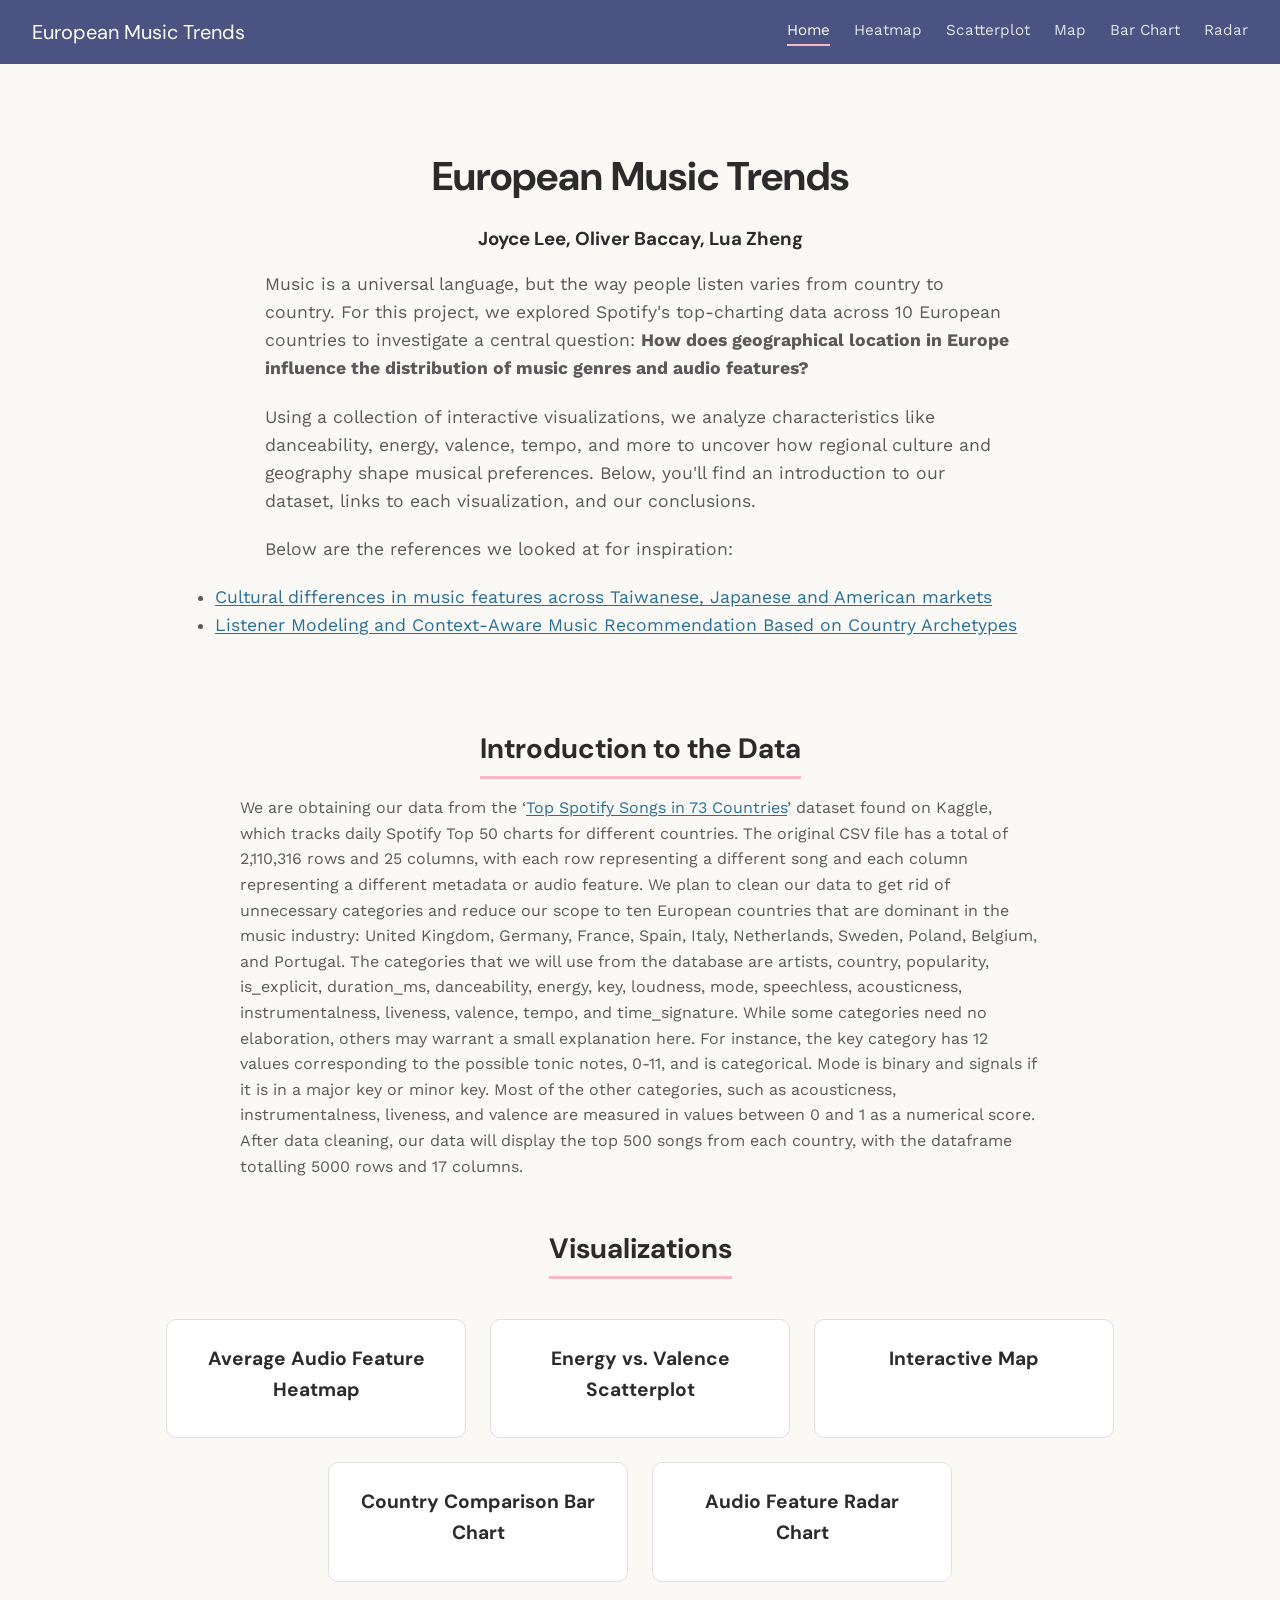
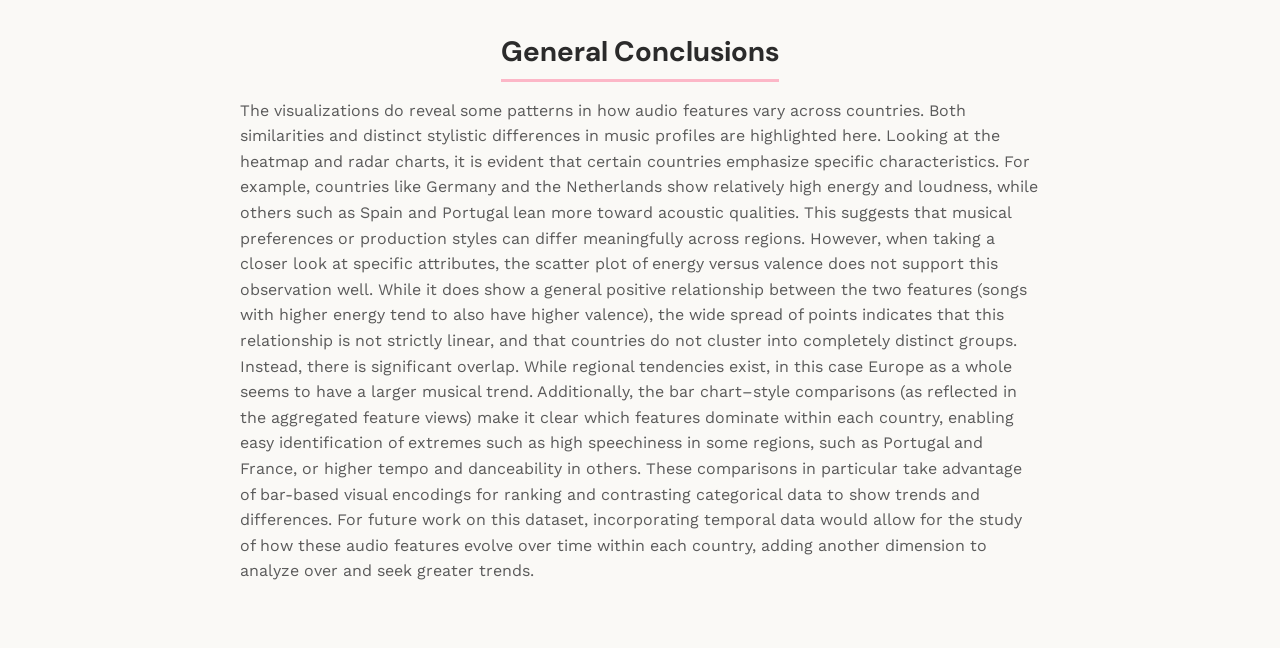
<file: index.html>
<!DOCTYPE html>
<html lang="en">
<head>
  <meta charset="UTF-8">
  <meta name="viewport" content="width=device-width, initial-scale=1.0">
  <title>European Music Trends - DS4200</title>
  <link rel="preconnect" href="https://fonts.googleapis.com">
  <link rel="preconnect" href="https://fonts.gstatic.com" crossorigin>
  <link href="https://fonts.googleapis.com/css2?family=DM+Sans:ital,opsz,wght@0,9..40,100..1000;1,9..40,100..1000&display=swap" rel="stylesheet">
  <link href="https://fonts.googleapis.com/css2?family=DM+Serif+Display&family=Work+Sans:wght@400;500;600&display=swap" rel="stylesheet">
  <link rel="stylesheet" href="styles.css">
</head>
<body>

  <header class="navbar">
    <div class="logo">European Music Trends</div>
    <nav>
      <a href="index.html" class="active">Home</a>
      <a href="heatmap/heatmap.html">Heatmap</a>
      <a href="scatterplot/scatterplot.html">Scatterplot</a>
      <a href="map/map.html">Map</a>
      <a href="barchart/barchart.html">Bar Chart</a>
      <a href="radar/radar.html">Radar</a>
    </nav>
  </header>

  <section class="hero">
    <div class ="container">
      <h1>European Music Trends</h1>
      <h3>Joyce Lee, Oliver Baccay, Lua Zheng</h3>
    </div>
    <p>
      Music is a universal language, but the way people listen varies from country to country.
      For this project, we explored Spotify's top-charting data across 10 European countries
      to investigate a central question: <strong>How does geographical location in Europe
      influence the distribution of music genres and audio features?</strong>
    </p>
    <p>
      Using a collection of interactive visualizations, we analyze characteristics like
      danceability, energy, valence, tempo, and more to uncover how regional culture
      and geography shape musical preferences. Below, you'll find an introduction to our
      dataset, links to each visualization, and our conclusions.
    </p>
    <p>Below are the references we looked at for inspiration:</p>
    <ul>
      <li><a href="https://peerj.com/articles/cs-642.pdf" target="_blank" class="inline-link">Cultural differences in music features across Taiwanese, Japanese and American markets</a></li>
      <li><a href="https://www.frontiersin.org/journals/artificial-intelligence/articles/10.3389/frai.2020.508725/full" target="_blank" class="inline-link">Listener Modeling and Context-Aware Music Recommendation Based on Country Archetypes</a></li>
    </ul>
  </section>

  <div class="container">

    <section class="section">
      <h2>Introduction to the Data</h2>
      <p>
        We are obtaining our data from the ‘<a href="https://www.kaggle.com/datasets/asaniczka/top-spotify-songs-in-73-countries-daily-updated/data" target="_blank" class="inline-link">Top Spotify Songs in 73 Countries</a>’ dataset found on Kaggle, which tracks daily Spotify Top 50 charts for different countries. The original CSV file has a total of 2,110,316 rows and 25 columns, with each row representing a different song and each column representing a different metadata or audio feature. We plan to clean our data to get rid of unnecessary categories and reduce our scope to ten European countries that are dominant in the music industry: United Kingdom, Germany, France, Spain, Italy, Netherlands, Sweden, Poland, Belgium, and Portugal. The categories that we will use from the database are artists, country, popularity, is_explicit, duration_ms, danceability, energy, key, loudness, mode, speechless, acousticness, instrumentalness, liveness, valence, tempo, and time_signature. While some categories need no elaboration, others may warrant a small explanation here. For instance, the key category has 12 values corresponding to the possible tonic notes, 0-11, and is categorical. Mode is binary and signals if it is in a major key or minor key. Most of the other categories, such as acousticness, instrumentalness, liveness, and valence are measured in values between 0 and 1 as a numerical score. After data cleaning, our data will display the top 500 songs from each country, with the dataframe totalling 5000 rows and 17 columns.
    
      </p>
    </section>


    <section class="section">
      <h2>Visualizations</h2>
      <div class="visualization-grid">

        <a href="heatmap/heatmap.html" class="visualization-card">
          <h3>Average Audio Feature Heatmap</h3>
        </a>

        <a href="scatterplot/scatterplot.html" class="visualization-card">
          <h3>Energy vs. Valence Scatterplot</h3>
        </a>

        <a href="map/map.html" class="visualization-card">
          <h3>Interactive Map</h3>
        </a>

        <a href="barchart/barchart.html" class="visualization-card">
          <h3>Country Comparison Bar Chart</h3>
        </a>

        <a href="radar/radar.html" class="visualization-card">
          <h3>Audio Feature Radar Chart</h3>
          
        </a>

      </div>
    </section>

    <section class="section">
      <h2>General Conclusions</h2>
      <p>
        <!-- TODO: Add 2-3 key findings tied to the research question once visualizations are complete. -->
          The visualizations do reveal some patterns in how audio features vary across countries. Both similarities and distinct stylistic differences in music profiles are highlighted here. Looking at the heatmap and radar charts, it is evident that certain countries emphasize specific characteristics. For example, countries like Germany and the Netherlands show relatively high energy and loudness, while others such as Spain and Portugal lean more toward acoustic qualities. This suggests that musical preferences or production styles can differ meaningfully across regions. 

          However, when taking a closer look at specific attributes, the scatter plot of energy versus valence does not support this observation well. While it does show a general positive relationship between the two features (songs with higher energy tend to also have higher valence), the wide spread of points indicates that this relationship is not strictly linear, and that countries do not cluster into completely distinct groups. Instead, there is significant overlap. While regional tendencies exist, in this case Europe as a whole seems to have a larger musical trend. 

          Additionally, the bar chart–style comparisons (as reflected in the aggregated feature views) make it clear which features dominate within each country, enabling easy identification of extremes such as high speechiness in some regions, such as Portugal and France, or higher tempo and danceability in others. These comparisons in particular take advantage of bar-based visual encodings for ranking and contrasting categorical data to show trends and differences. 

          For future work on this dataset, incorporating temporal data would allow for the study of how these audio features evolve over time within each country, adding another dimension to analyze over and seek greater trends.
      </p>
    </section>

  </div>



</body>
</html>
</file>
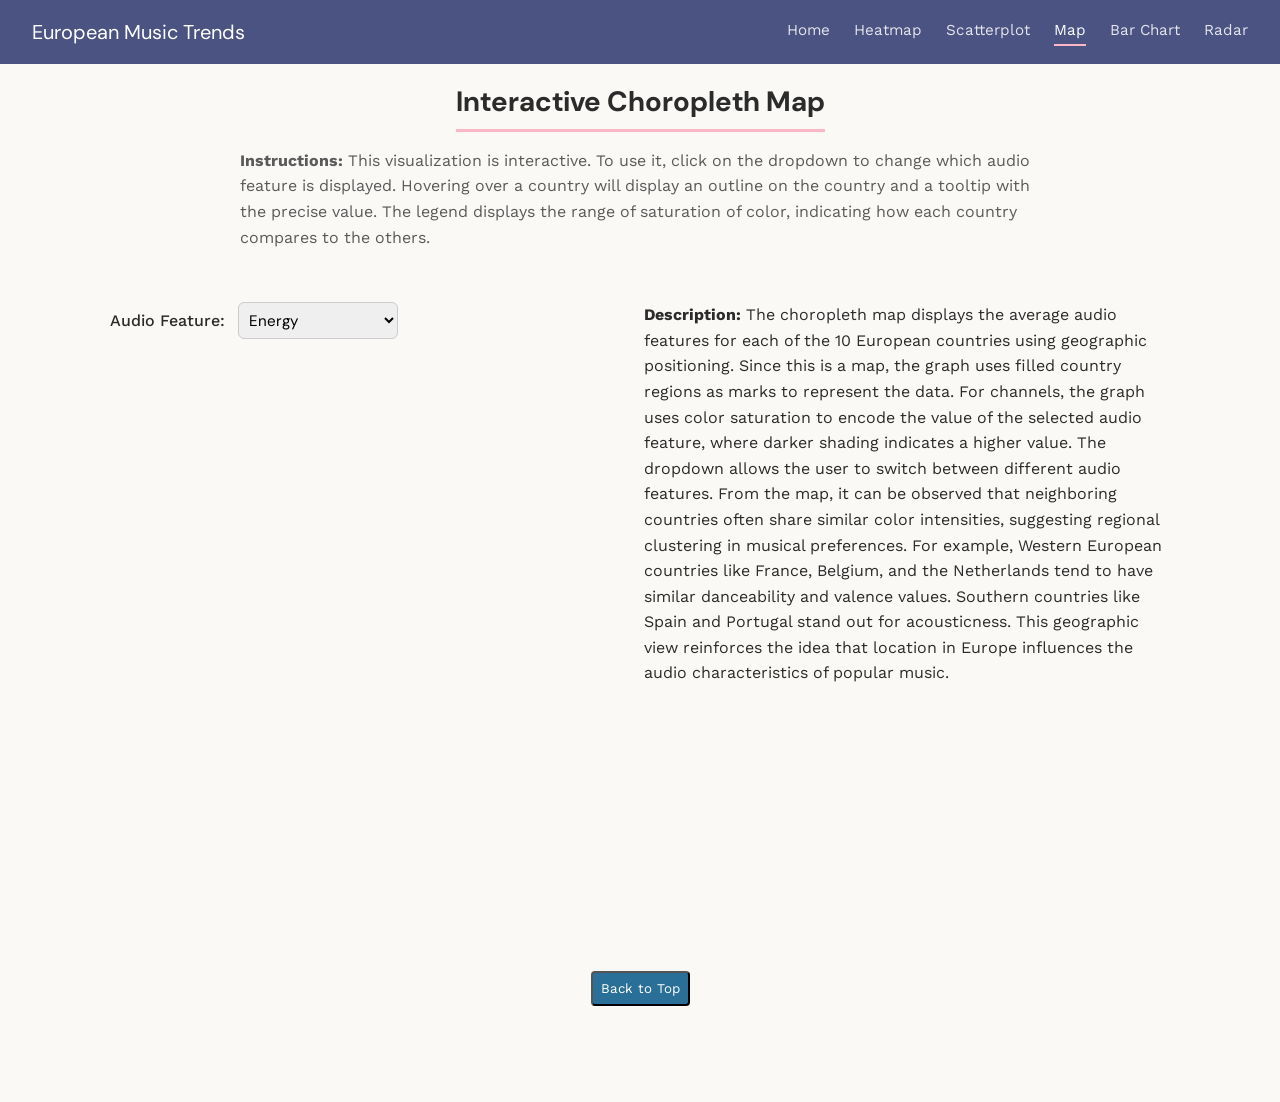
<file: map/map.html>
<!DOCTYPE html>
<html lang="en">
<head>
  <meta charset="UTF-8">
  <meta name="viewport" content="width=device-width, initial-scale=1.0">
  <title>Interactive Map - European Music Trends</title>
  <link rel="preconnect" href="https://fonts.googleapis.com">
  <link rel="preconnect" href="https://fonts.gstatic.com" crossorigin>
  <link href="https://fonts.googleapis.com/css2?family=DM+Sans:ital,opsz,wght@0,9..40,100..1000;1,9..40,100..1000&display=swap" rel="stylesheet">
  <link href="https://fonts.googleapis.com/css2?family=DM+Serif+Display&family=Work+Sans:wght@400;500;600&display=swap" rel="stylesheet">
  <script src="https://d3js.org/d3.v7.min.js"></script>
  <script src="https://d3js.org/topojson.v3.min.js"></script>
  <link rel="stylesheet" href="map.css">
</head>
<body>

  <header class="navbar">
    <div class="logo">European Music Trends</div>
    <nav>
      <a href="../index.html">Home</a>
      <a href="../heatmap/heatmap.html">Heatmap</a>
      <a href="../Scatterplot/scatterplot.html">Scatterplot</a>
      <a href="../map/map.html" class="active">Map</a>
      <a href="../barchart/barchart.html">Bar Chart</a>
      <a href="../radar/radar.html">Radar</a>
    </nav>
  </header>

  <div class="container">
    <section class="section">
      <h2>Interactive Choropleth Map</h2>
      <p>
        <b>Instructions:</b> This visualization is interactive. To use it, click on the dropdown to change which audio feature
        is displayed. Hovering over a country will display an outline on the country and a tooltip with the precise value. The legend displays the range of saturation of color, indicating how each country compares to the others.
      </p>
    </section>

    <div class="row">
      <div class="column">
        <div class="controls">
          <label for="feature-select">Audio Feature: </label>
          <select id="feature-select">
            <option value="danceability">Danceability</option>
            <option value="energy" selected>Energy</option>
            <option value="valence">Valence</option>
            <option value="acousticness">Acousticness</option>
            <option value="speechiness">Speechiness</option>
            <option value="instrumentalness">Instrumentalness</option>
            <option value="liveness">Liveness</option>
            <option value="tempo">Tempo</option>
            <option value="loudness">Loudness</option>
            <option value="popularity">Popularity</option>
          </select>
        </div>
        <div id="chart"></div>
      </div>
      <div class="column">
        <p><b>Description:</b> The choropleth map displays the average audio features for each of the 10 European countries using geographic positioning. Since this is a map, the graph uses filled country regions as marks to represent the data. For channels, the graph uses color saturation to encode the value of the selected audio feature, where darker shading indicates a higher value. The dropdown allows the user to switch between different audio features. From the map, it can be observed that neighboring countries often share similar color intensities, suggesting regional clustering in musical preferences. For example, Western European countries like France, Belgium, and the Netherlands tend to have similar danceability and valence values. Southern countries like Spain and Portugal stand out for acousticness. This geographic view reinforces the idea that location in Europe influences the audio characteristics of popular music.</p>
      </div>
    </div>

    <section class="hero">
      <div class="container">
        <button class="primary-cta" id="navigateButton">Back to Top</button>
        <script>
            const navigateButton = document.getElementById('navigateButton');
            navigateButton.addEventListener('click', function(){
            window.scrollTo({top: 0, behavior: 'smooth'});
          })
        </script>
      </div>
    </section>
  </div>

  <script src="script.js"></script>
</body>
</html>
</file>
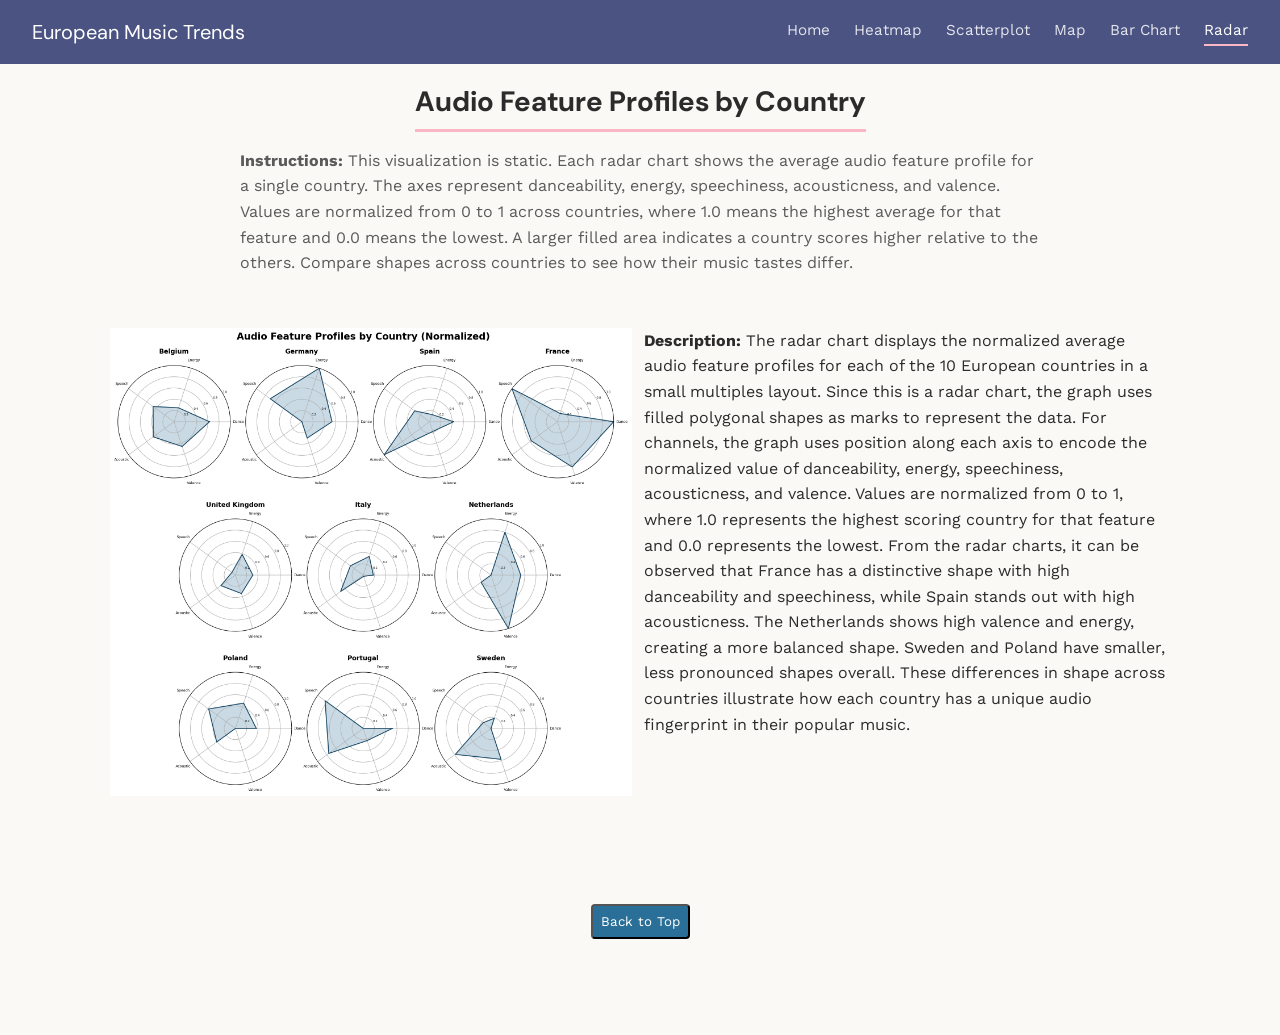
<file: radar/radar.html>
<!DOCTYPE html>
<html lang="en">
<head>
  <meta charset="UTF-8">
  <meta name="viewport" content="width=device-width, initial-scale=1.0">
  <title>Radar Chart | European Music Trends</title>
  <link rel="preconnect" href="https://fonts.googleapis.com">
  <link rel="preconnect" href="https://fonts.gstatic.com" crossorigin>
  <link href="https://fonts.googleapis.com/css2?family=DM+Sans:ital,opsz,wght@0,9..40,100..1000;1,9..40,100..1000&display=swap" rel="stylesheet">
  <link href="https://fonts.googleapis.com/css2?family=DM+Serif+Display&family=Work+Sans:wght@400;500;600&display=swap" rel="stylesheet">
  <link rel="stylesheet" href="radar.css">
</head>
<body>

  <header class="navbar">
    <div class="logo">European Music Trends</div>
    <nav>
      <a href="../index.html">Home</a>
      <a href="../heatmap/heatmap.html">Heatmap</a>
      <a href="../Scatterplot/scatterplot.html">Scatterplot</a>
      <a href="../map/map.html">Map</a>
      <a href="../barchart/barchart.html">Bar Chart</a>
      <a href="../radar/radar.html" class="active">Radar</a>
    </nav>
  </header>

  <div class="container">
    <section class="section">
      <h2>Audio Feature Profiles by Country</h2>
      <p>
        <b>Instructions:</b> This visualization is static. Each radar chart shows the average audio feature profile for a single country. The axes represent danceability, energy, speechiness, acousticness, and valence. Values are normalized from 0 to 1 across countries, where 1.0 means the highest average for that feature and 0.0 means the lowest. A larger filled area indicates a country scores higher relative to the others. Compare shapes across countries to see how their music tastes differ.
      </p>
    </section>

    <div class="row">
      <div class="column">
        <img src="radar.png" alt="Radar charts of audio feature profiles for 10 European countries" class="radar-image">
      </div>
      <div class="column">
        <p><b>Description:</b> The radar chart displays the normalized average audio feature profiles for each of the 10 European countries in a small multiples layout. Since this is a radar chart, the graph uses filled polygonal shapes as marks to represent the data. For channels, the graph uses position along each axis to encode the normalized value of danceability, energy, speechiness, acousticness, and valence. Values are normalized from 0 to 1, where 1.0 represents the highest scoring country for that feature and 0.0 represents the lowest. From the radar charts, it can be observed that France has a distinctive shape with high danceability and speechiness, while Spain stands out with high acousticness. The Netherlands shows high valence and energy, creating a more balanced shape. Sweden and Poland have smaller, less pronounced shapes overall. These differences in shape across countries illustrate how each country has a unique audio fingerprint in their popular music.</p>
      </div>
    </div>

    <section class="hero">
      <div class="container">
        <button class="primary-cta" id="navigateButton">Back to Top</button>
        <script>
            const navigateButton = document.getElementById('navigateButton');
            navigateButton.addEventListener('click', function(){
            window.scrollTo({top: 0, behavior: 'smooth'});
          })
        </script>
      </div>
    </section>
  </div>

</body>
</html>
</file>
<file: styles.css>
:root {
  --primary: #4B5382;
  --primary-light: #2a6f97;
  --accent: #FCB7C7;
  --bg: #faf9f6;
  --text: #2b2b2b;
  --text-light: #5a5a5a;
  --white: #ffffff;
  --font-heading: 'DM Sans';
  --font-body: 'Work Sans';
}


*, *::before, *::after {
  margin: 0;
  padding: 0;
  box-sizing: border-box;
}

body {
  font-family: var(--font-body);
  background-color: var(--bg);
  color: var(--text);
  line-height: 1.6;
}

h1, h2, h3 {
  font-family: var(--font-heading);
  color: var(--text);
}

a {
  text-decoration: none;
  color: inherit;
}


.navbar {
  background-color: var(--primary);
  padding: 16px 32px;
  display: flex;
  align-items: center;
  justify-content: space-between;
}

.navbar .logo {
  font-family: var(--font-heading);
  font-size: 20px;
  color: var(--white);
}

.navbar nav {
  display: flex;
  gap: 24px;
}

.navbar nav a {
  color: var(--white);
  font-size: 15.2px;
  opacity: 0.85;
  transition: opacity 0.2s;
}

.navbar nav a:hover,
.navbar nav a.active {
  opacity: 1;
  border-bottom: 2px solid var(--accent);
  padding-bottom: 2px;
  cursor: pointer;
}

.container {
  max-width: 1100px;
  margin: 0 auto;
  padding: 16px;
  gap: 12px;
}

.row {
  padding-bottom: 24px;
  display: flex;
  gap: 4px;
  align-items: flex-start;
}

.column {
  flex: 1;
  padding: 4px;
}

.row:after {
  content: "";
  display: table;
  clear: both;
}

.hero {
  text-align: center;
  padding: 64px 32px;
}

.hero h1 {
  font-size: 40px;
  margin-bottom: 16px;
}

.hero p {
  font-size: 17.6px;
  color: var(--text-light);
  max-width: 750px;
  margin: 0 auto 20px;
  text-align: left;
}

.hero ul {
  max-width: 850px;
  margin: 0 auto 8px;
  text-align: left;
  font-size: 17.6px;
  color: #5a5a5a;
}

.section {
  margin-bottom: 48px;
  text-align: center;
}

.section h2 {
  font-size: 28px;
  margin-bottom: 16px;
  border-bottom: 3px solid var(--accent);
  display: inline-block;
  padding-bottom: 4px;
}

.section p {
  color: var(--text-light);
  max-width: 800px;
  margin: 0 auto 16px;
  text-align: left;
}


.inline-link {
  color: var(--primary-light);
  text-decoration: underline;
  text-underline-offset: 2px;
}

.inline-link:hover {
  color: var(--accent);
  cursor: pointer;
}

.feature-list {
  list-style: none;
  columns: 2;
  gap: 16px;
  margin: 16px 0 24px;
  max-width: 800px;
}

.feature-list li {
  padding: 4.8px 0;
  font-size: 15.2px;
  color: var(--text-light);
}

.feature-list li strong {
  color: var(--text);
}

.visualization-grid {
  display: flex;
  flex-wrap: wrap;
  justify-content: center;
  gap: 24px;
  margin-top: 24px;
}

.visualization-card {
  width: 300px;
  background: var(--white);
  border-radius: 10px;
  padding: 24px;
  border: 1px solid #e0e0e0;
  transition: transform 0.2s, box-shadow 0.2s;
}

.visualization-card:hover {
  transform: translateY(-4px);
  box-shadow: 0 6px 20px rgba(0, 0, 0, 0.08);
  cursor: pointer;
}

.visualization-card h3 {
  font-size: 19.2px;
  margin-bottom: 8px;
}

.visualization-card p {
  font-size: 14.4px;
  color: var(--text-light);
}

button {
  padding: 8px;
  font-family: var(--font-body);
  color: var(--white);
  border-radius: 4px;
  background-color: var(--primary-light);
}

button:hover {
  background-color: var(--accent);
  color: var(--text);
  cursor: pointer;
}
</file>
<file: map/map.css>
@import url('../styles.css');

.controls {
  margin-bottom: 1.5rem;
}

.controls label {
  font-weight: 500;
  margin-right: 0.5rem;
}

.controls select {
  padding: 0.4rem;
  font-family: 'DM Sans', sans-serif;
  font-size: 0.95rem;
  border: 1px solid #ccc;
  border-radius: 6px;
  cursor: pointer;
}

#chart {
  min-height: 500px;
}

#chart svg {
  display: block;
}

.tooltip {
  position: absolute;
  padding: 12px;
  background: white;
  color: black;
  border-radius: 6px;
  pointer-events: none;
  font-size: 0.85rem;
  line-height: 1.5;
}
</file>
<file: radar/radar.css>
@import url('../styles.css');

.radar-image {
  max-width: 100%;
  height: auto;
  display: block;
  margin: 0 auto;
}

.description {
  padding: 20px;
  border-radius: 8px;
  max-width: 800px;
}

.description h2 {
  margin-top: 0;
}

.description p {
  line-height: 1.6;
}
</file>
